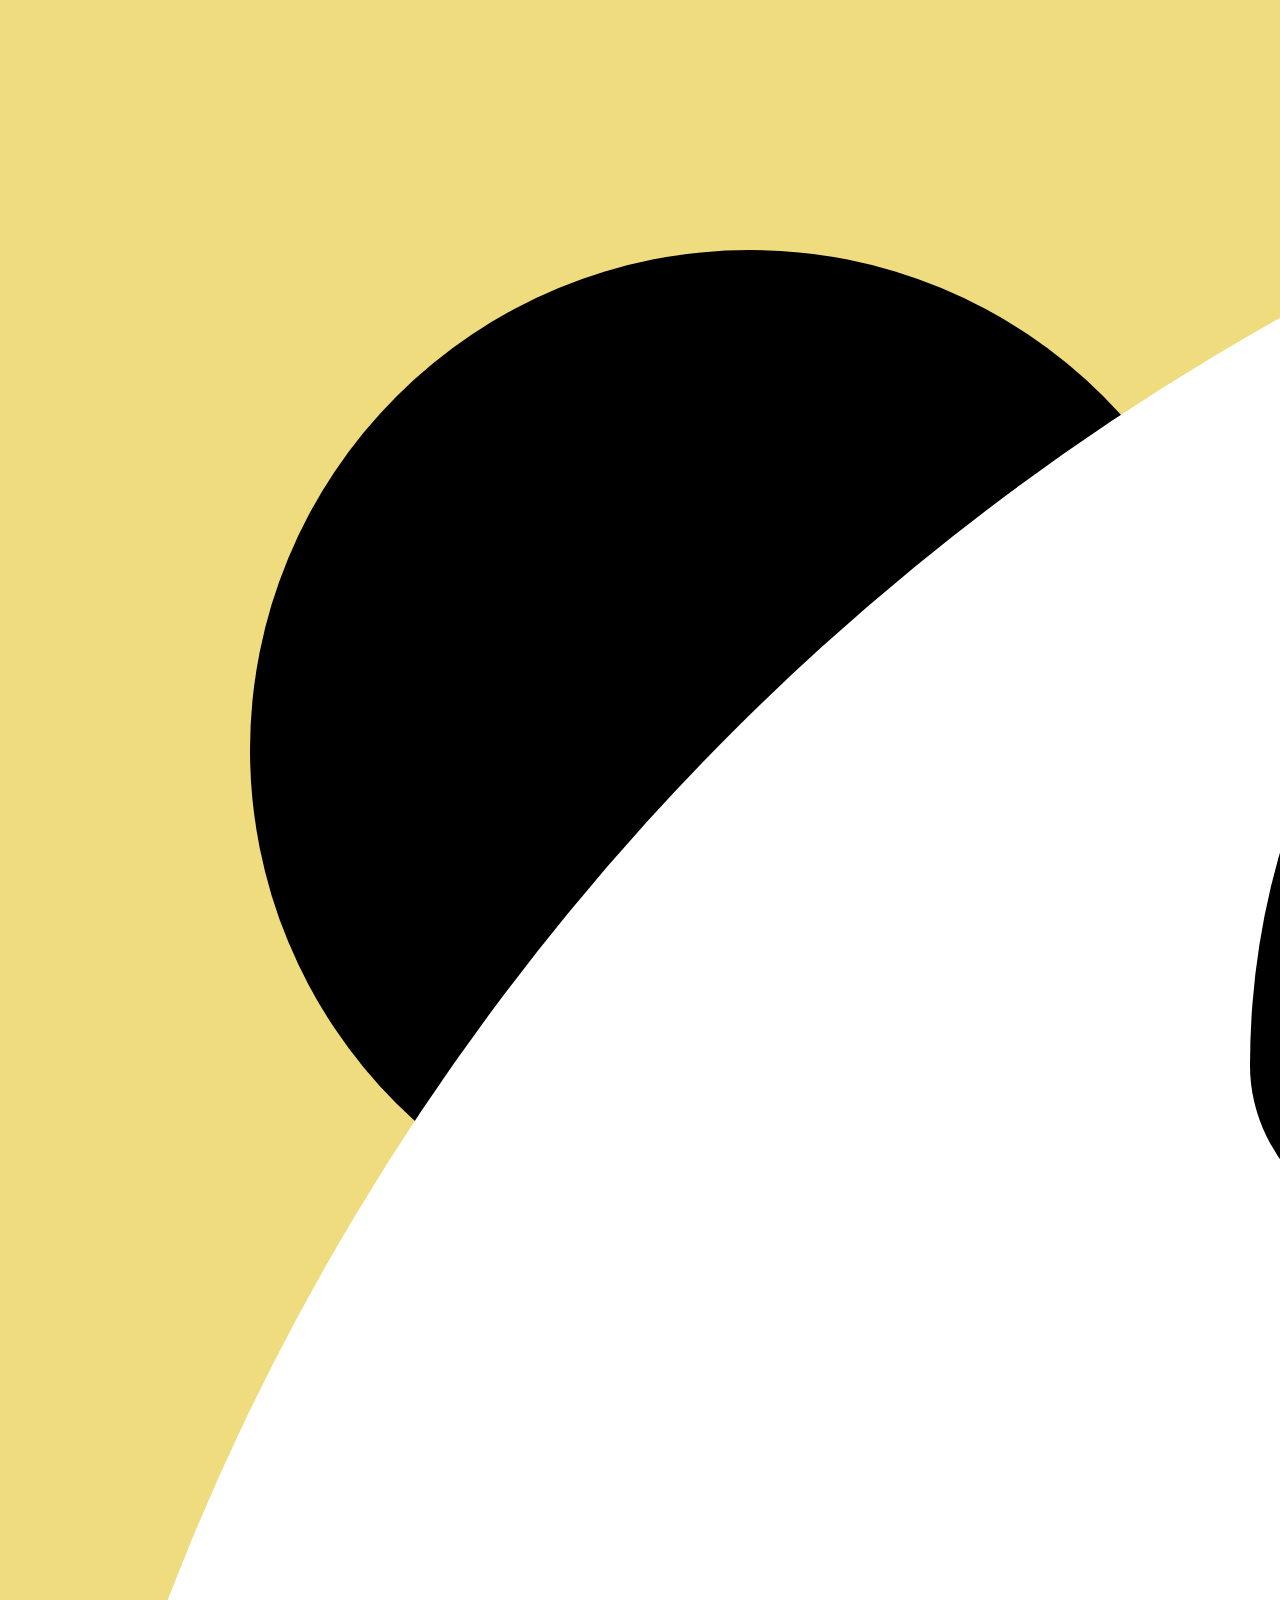
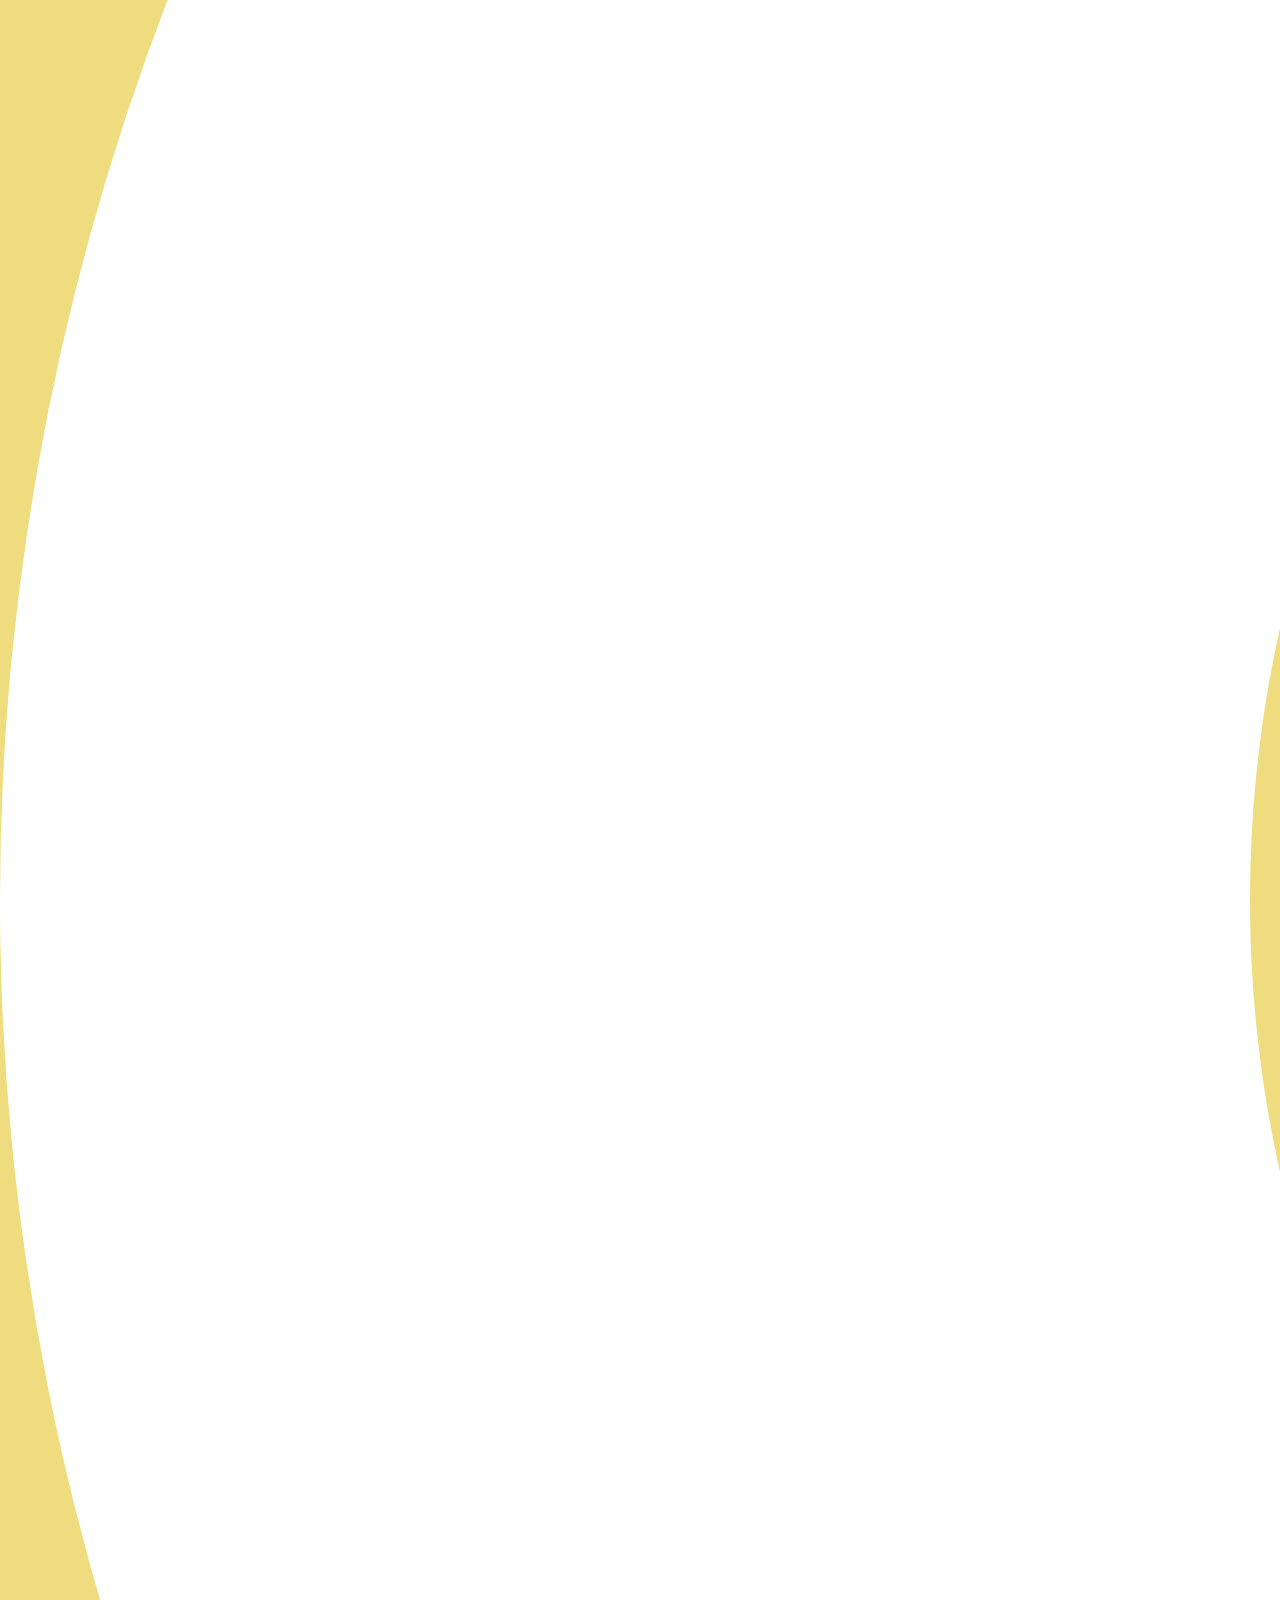
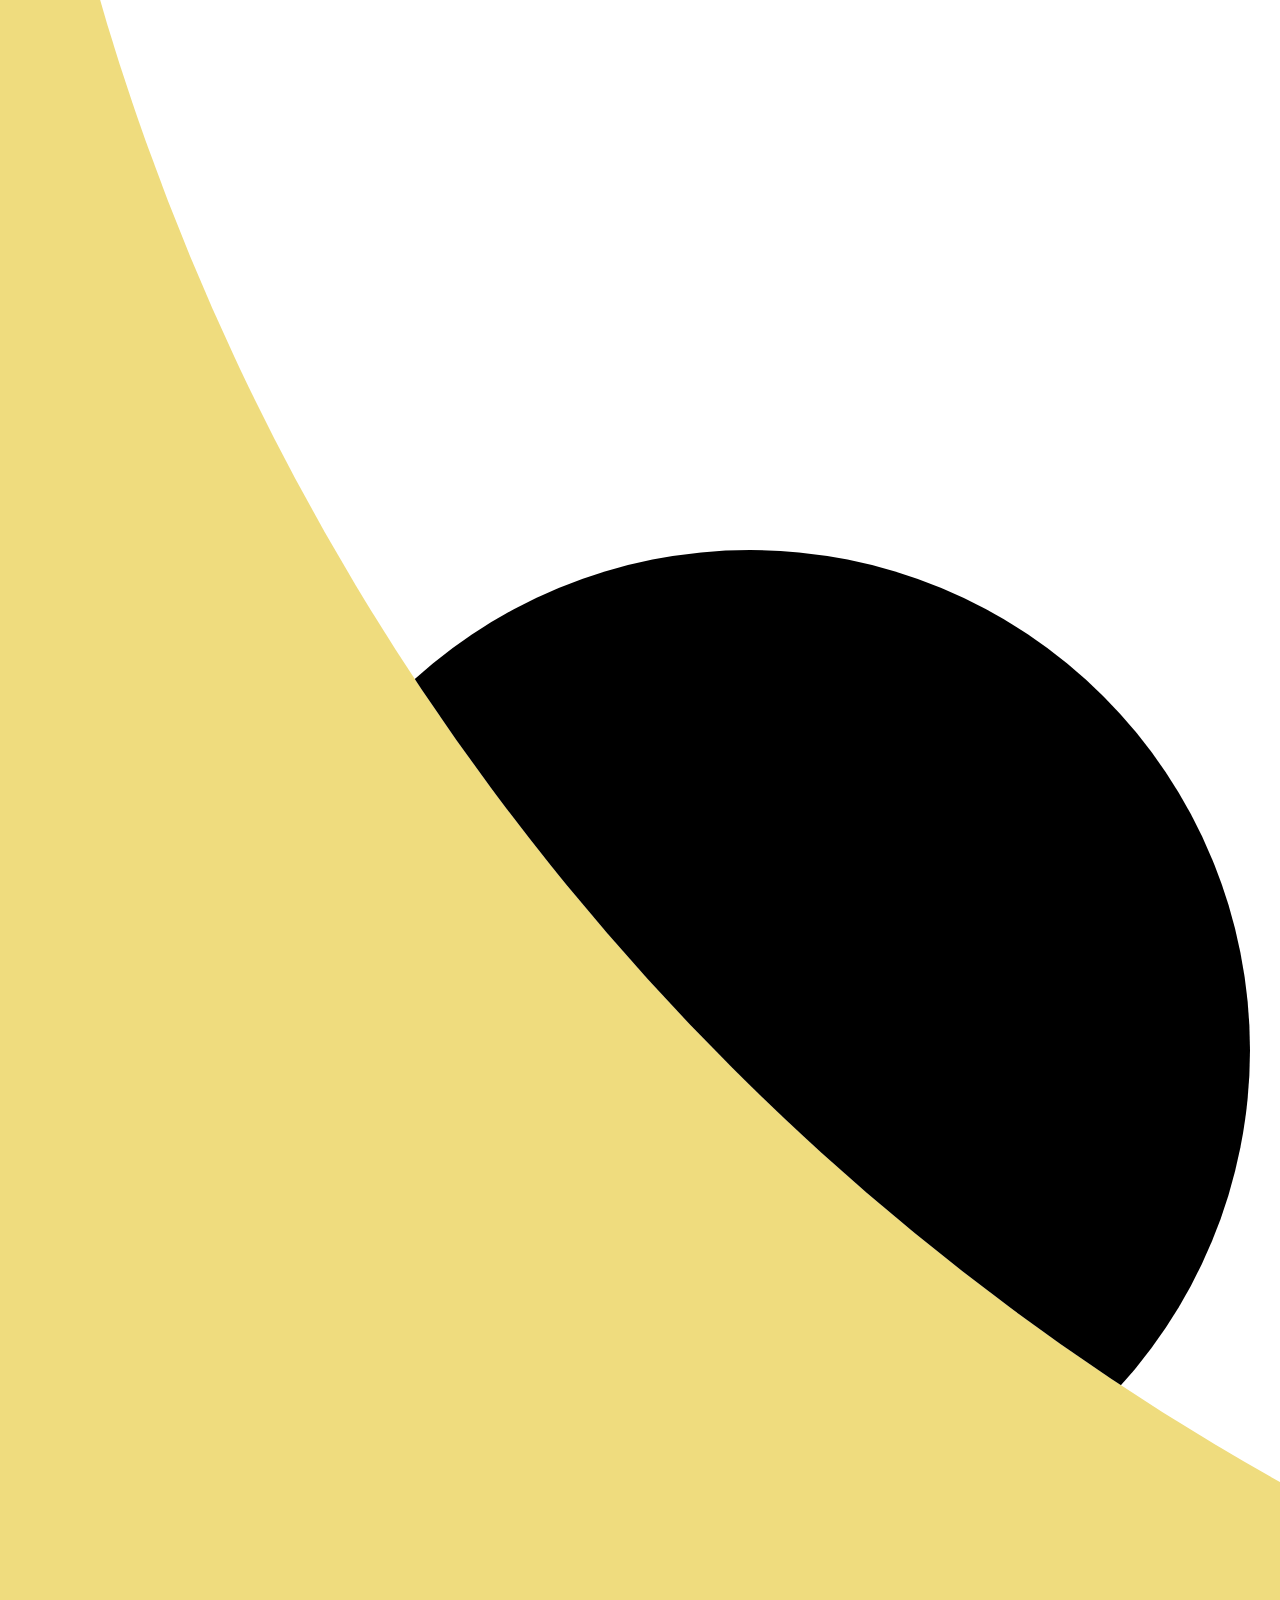
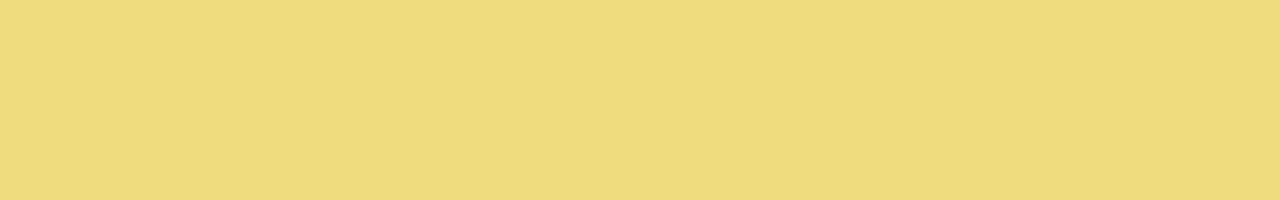
<file: prova.html>
<!DOCTYPE html>
<html lang="en">
<head>
    <meta charset="UTF-8">
    <title>prova</title>
    <style>
        * {
            margin: 0;
            padding: 0;
}

body {
    background-color: #efdc7e;
    height: 100vh;
    width: 100%;
}

.panda_box {
    width: 5000px;
    height: 5000px;
    position: relative;
}

.panda_square {
    width: 5000px;
    height: 5000px;
    margin: auto;
}

.panda {
    width: 5000px;
    height: 5000px;
    background-color: #ffffff;
    border-radius: 100%;
    position: absolute;
    overflow: hidden;
}

.panda .body-spot-1 {
    width: 1000px;
    height: 1000px;
    background-color: #000000;
    border-radius: 50%;
    position: absolute;
    top: 3750px;
    left: 3750px;
}

.panda .body-spot-2 {
    width: 1000px;
    height: 1000px;
    background-color: #000000;
    border-radius: 50%;
    position: absolute;
    top: 3750px;
    left: 250px;
}

.panda__ear--left {
    width: 1000px;
    height: 1000px;
    background-color: #000000;
    border-radius: 50%;
    position: absolute;
    top: 250px;
    left: 250px;
    z-index: -1;
}

.panda__ear--right {
    width: 1000px;
    height: 1000px;
    background-color: #000000;
    border-radius: 50%;
    position: absolute;
    left: 3750px;
    top: 250px;
    z-index: -1;
}

.panda__eye--left {
    position: absolute;
    width: 700px;
    height: 800px;
    top: 450px;
    left: 1250px;
    background-color: #000000;
    border-radius: 90% 40% 80%/100% 30% 80% 30%;
}

.panda__eye--right {
    position: absolute;
    width: 700px;
    height: 800px;
    top: 450px;
    left: 3000px;
    background-color: #000000;
    border-radius: 90% 40% 80%/100% 30% 80% 30%;
    transform: scale(-1, 1);
}

.panda__nose {
    width: 150px;
    height: 100px;
    position: absolute;
    top: 800px;
    left: 2250px;
    border-radius: 150px;
    border-top: solid 150px;
    border-left: solid 150px transparent;
    border-right: solid 150px transparent;
}

.center-circle {
    width: 2500px;
    height: 2500px;
    position: absolute;
    margin: auto;
    left: 0;
    right: 0;
    top: 0;
    bottom: 0;
    border-radius: 50%;
    background-color: #efdc7e;
}

.ears {
    width: 5000px;
    height: 5000px;
    border-radius: 50%;
    position: absolute;
}
    </style>
</head>
<body>
<div class="panda_box">
    <div class="panda_square">
        <div class="panda">
            <div class="body-shadow-1"></div>
            <div class="body-shadow-2"></div>
            <div class="body-spot-1"></div>
            <div class="body-spot-2"></div>
            <div class="panda__eye--left"></div>
            <div class="panda__eye--right"></div>
            <div class="panda__nose"></div>
            <div class="center-circle">
                <div class="center-circle__shadow"></div>
            </div>
        </div>
        <div class="ears">
            <div class="panda__ear--left">
                <div class="panda__ear--left__shadow"></div>
            </div>
            <div class="panda__ear--right">
                <div class="panda__ear--right__shadow"></div>
            </div>
            <div class="bottom-shadow"></div>
        </div>
    </div>
</div>
</body>
</html>
</file>
